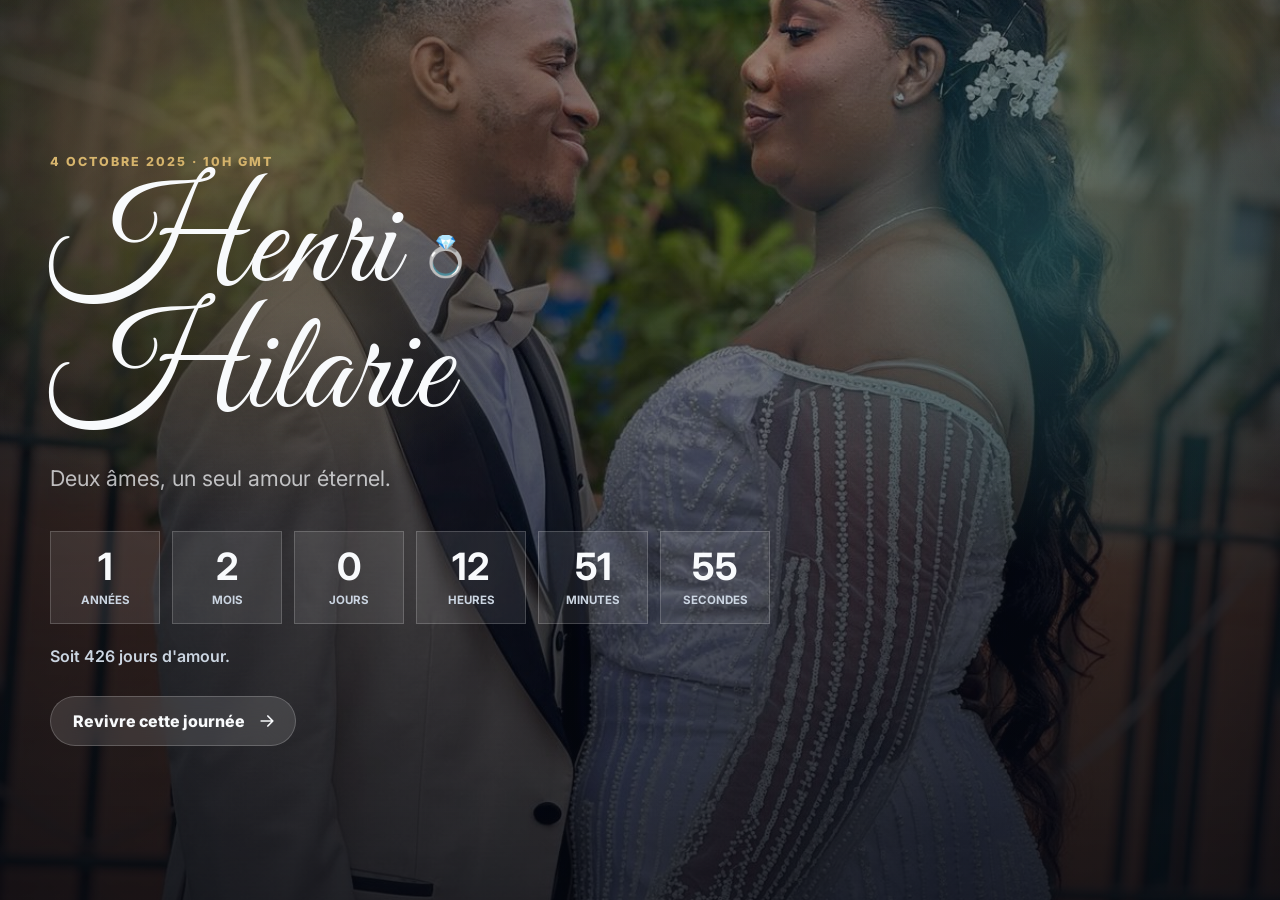
<file: index.html>
<!DOCTYPE html>
<html lang="fr">

<head>
    <meta charset="UTF-8">
    <meta name="viewport" content="width=device-width, initial-scale=1.0">
    <meta name="theme-color" content="#111827">
    <title>Mariage de Henri & Hilarie</title>
    <link rel="preconnect" href="https://fonts.googleapis.com">
    <link rel="preconnect" href="https://fonts.gstatic.com" crossorigin>
    <link
        href="https://fonts.googleapis.com/css2?family=Great+Vibes&family=Inter:wght@400;500;600;700;800&display=swap"
        rel="stylesheet">
    <link rel="stylesheet" href="style.css">
</head>

<body class="home-page">
    <div class="ambient" aria-hidden="true"></div>
    <div class="hearts-container" id="hearts-container" aria-hidden="true"></div>

    <main class="hero-shell">
        <section class="hero-copy" aria-labelledby="page-title">
            <p class="eyebrow">4 octobre 2025 · 10h GMT</p>
            <h1 id="page-title">Henri <span aria-hidden="true">💍</span> Hilarie</h1>
            <p class="quote">Deux âmes, un seul amour éternel.</p>

            <div class="timer" aria-label="Temps écoulé depuis le mariage">
                <div class="time-box">
                    <strong id="years">--</strong>
                    <span>années</span>
                </div>
                <div class="time-box">
                    <strong id="months">--</strong>
                    <span>mois</span>
                </div>
                <div class="time-box">
                    <strong id="days">--</strong>
                    <span>jours</span>
                </div>
                <div class="time-box">
                    <strong id="hours">--</strong>
                    <span>heures</span>
                </div>
                <div class="time-box">
                    <strong id="minutes">--</strong>
                    <span>minutes</span>
                </div>
                <div class="time-box">
                    <strong id="seconds">--</strong>
                    <span>secondes</span>
                </div>
            </div>

            <p class="total-days" id="totalDays">Soit ... jours d'amour.</p>

            <a class="button" href="media.html">
                <span>Revivre cette journée</span>
                <svg viewBox="0 0 24 24" aria-hidden="true">
                    <path d="M5 12h14m-6-6 6 6-6 6" />
                </svg>
            </a>
        </section>
    </main>

    <script src="script.js"></script>
</body>

</html>
</file>
<file: style.css>
:root {
    color-scheme: dark;
    --ink: #f8fafc;
    --muted: #cbd5e1;
    --soft: rgba(248, 250, 252, 0.72);
    --glass: rgba(15, 23, 42, 0.42);
    --glass-strong: rgba(15, 23, 42, 0.7);
    --line: rgba(255, 255, 255, 0.18);
    --accent: #d7b56d;
    --accent-2: #62d2c8;
    --shadow: 0 24px 80px rgba(0, 0, 0, 0.38);
}

* {
    box-sizing: border-box;
}

html {
    min-height: 100%;
    scroll-behavior: smooth;
}

body {
    min-height: 100%;
    margin: 0;
    font-family: "Inter", system-ui, -apple-system, BlinkMacSystemFont, "Segoe UI", sans-serif;
    color: var(--ink);
    background: #0b111f;
}

a {
    color: inherit;
}

svg {
    width: 1.25rem;
    height: 1.25rem;
    fill: none;
    stroke: currentColor;
    stroke-width: 2;
    stroke-linecap: round;
    stroke-linejoin: round;
}

.home-page {
    min-height: 100vh;
    overflow: hidden;
    background:
        linear-gradient(100deg, rgba(6, 10, 20, 0.78), rgba(6, 10, 20, 0.3) 54%, rgba(6, 10, 20, 0.72)),
        url("image-couverture.jpeg") center / cover no-repeat;
}

.ambient {
    position: fixed;
    inset: 0;
    pointer-events: none;
    background:
        radial-gradient(circle at 18% 18%, rgba(215, 181, 109, 0.34), transparent 28%),
        radial-gradient(circle at 82% 28%, rgba(98, 210, 200, 0.26), transparent 26%),
        linear-gradient(180deg, rgba(4, 7, 15, 0.12), rgba(4, 7, 15, 0.74));
    z-index: 0;
}

.hearts-container {
    position: fixed;
    inset: 0;
    overflow: hidden;
    pointer-events: none;
    z-index: 1;
}

.heart {
    position: absolute;
    bottom: -3rem;
    opacity: 0;
    filter: drop-shadow(0 0 18px rgba(215, 181, 109, 0.35));
    will-change: transform, opacity;
}

.hero-shell {
    position: relative;
    z-index: 2;
    display: grid;
    align-items: center;
    min-height: 100vh;
    width: min(1180px, calc(100% - 40px));
    margin: 0 auto;
    padding: 56px 0;
}

.hero-copy {
    width: min(720px, 100%);
    padding: clamp(18px, 4vw, 32px) 0;
    animation: reveal 900ms ease both;
}

.eyebrow {
    margin: 0 0 16px;
    color: var(--accent);
    font-size: 0.78rem;
    font-weight: 800;
    letter-spacing: 0.16em;
    text-transform: uppercase;
}

h1 {
    margin: 0;
    font-family: "Great Vibes", cursive;
    font-size: clamp(4.3rem, 12vw, 8.8rem);
    font-weight: 400;
    line-height: 0.9;
    text-shadow: 0 16px 48px rgba(0, 0, 0, 0.4);
}

h1 span {
    display: inline-block;
    font-family: "Inter", sans-serif;
    font-size: 0.28em;
    vertical-align: middle;
    animation: ringFloat 3.8s ease-in-out infinite;
}

.quote {
    max-width: 32rem;
    margin: 22px 0 0;
    color: var(--soft);
    font-size: clamp(1.05rem, 2vw, 1.35rem);
    line-height: 1.7;
    text-shadow: 0 12px 32px rgba(0, 0, 0, 0.62);
}

.timer {
    display: grid;
    grid-template-columns: repeat(6, minmax(72px, 1fr));
    gap: 12px;
    margin-top: 34px;
}

.time-box {
    min-height: 92px;
    padding: 16px 10px;
    border: 1px solid var(--line);
    background: rgba(255, 255, 255, 0.09);
    display: grid;
    place-items: center;
    align-content: center;
    transition: transform 220ms ease, background 220ms ease, border-color 220ms ease;
}

.time-box:hover {
    transform: translateY(-5px);
    border-color: rgba(215, 181, 109, 0.52);
    background: rgba(255, 255, 255, 0.14);
}

.time-box strong {
    font-size: clamp(1.55rem, 4vw, 2.35rem);
    line-height: 1;
}

.time-box span {
    margin-top: 8px;
    color: var(--muted);
    font-size: 0.72rem;
    font-weight: 700;
    text-transform: uppercase;
}

.total-days {
    margin: 22px 0 0;
    color: var(--muted);
    font-weight: 600;
}

.button,
.back-link,
.icon-button {
    border: 1px solid rgba(255, 255, 255, 0.2);
    background: rgba(255, 255, 255, 0.12);
    color: var(--ink);
    backdrop-filter: blur(16px);
    transition: transform 220ms ease, background 220ms ease, border-color 220ms ease;
}

.button {
    display: inline-flex;
    align-items: center;
    gap: 12px;
    margin-top: 30px;
    padding: 14px 18px 14px 22px;
    border-radius: 999px;
    text-decoration: none;
    font-weight: 800;
}

.button:hover,
.back-link:hover,
.icon-button:hover {
    transform: translateY(-2px);
    border-color: rgba(215, 181, 109, 0.7);
    background: rgba(215, 181, 109, 0.2);
}

.gallery-page {
    min-height: 100vh;
    background:
        linear-gradient(180deg, rgba(11, 17, 31, 0.72), #0b111f 420px),
        url("image-couverture.jpeg") top center / cover fixed no-repeat;
}

.gallery-header {
    position: relative;
    width: min(1180px, calc(100% - 32px));
    margin: 0 auto;
    padding: 28px 0 24px;
}

.gallery-header h1 {
    max-width: 760px;
    font-size: clamp(3.8rem, 10vw, 7rem);
}

.back-link {
    display: inline-flex;
    align-items: center;
    gap: 9px;
    margin-bottom: 56px;
    padding: 10px 14px;
    border-radius: 999px;
    text-decoration: none;
    font-weight: 800;
}

.gallery {
    width: min(1180px, calc(100% - 32px));
    margin: 0 auto;
    padding: 12px 0 64px;
    columns: 4 230px;
    column-gap: 16px;
}

.photo-card {
    display: block;
    width: 100%;
    margin: 0 0 16px;
    padding: 0;
    border: 0;
    border-radius: 8px;
    overflow: hidden;
    break-inside: avoid;
    background: var(--glass);
    box-shadow: 0 16px 48px rgba(0, 0, 0, 0.26);
    cursor: zoom-in;
    animation: photoIn 600ms ease both;
}

.photo-card img {
    display: block;
    width: 100%;
    height: auto;
    transform: scale(1.01);
    transition: transform 450ms ease, filter 450ms ease;
}

.photo-card:hover img {
    transform: scale(1.06);
    filter: saturate(1.08) contrast(1.04);
}

.lightbox {
    width: 100vw;
    max-width: none;
    height: 100vh;
    max-height: none;
    margin: 0;
    padding: 0;
    border: 0;
    background: rgba(3, 7, 18, 0.9);
    color: var(--ink);
}

.lightbox::backdrop {
    background: rgba(3, 7, 18, 0.78);
    backdrop-filter: blur(18px);
}

.lightbox[open] {
    display: grid;
    place-items: center;
    animation: fadeIn 180ms ease both;
}

.lightbox img {
    max-width: min(92vw, 1180px);
    max-height: 88vh;
    border-radius: 8px;
    box-shadow: var(--shadow);
}

.icon-button {
    position: fixed;
    display: grid;
    place-items: center;
    width: 44px;
    height: 44px;
    padding: 0;
    border-radius: 999px;
    cursor: pointer;
}

.close-btn {
    top: 22px;
    right: 22px;
}

.nav-btn {
    top: 50%;
    transform: translateY(-50%);
}

.nav-btn:hover {
    transform: translateY(calc(-50% - 2px));
}

.prev-btn {
    left: 22px;
}

.next-btn {
    right: 22px;
}

.photo-count {
    position: fixed;
    left: 50%;
    bottom: 22px;
    transform: translateX(-50%);
    margin: 0;
    padding: 8px 12px;
    border-radius: 999px;
    background: var(--glass-strong);
    color: var(--muted);
    font-size: 0.85rem;
    font-weight: 700;
}

@keyframes reveal {
    from {
        opacity: 0;
        transform: translateY(24px) scale(0.98);
    }

    to {
        opacity: 1;
        transform: translateY(0) scale(1);
    }
}

@keyframes ringFloat {
    0%,
    100% {
        transform: translateY(4px) rotate(-5deg);
    }

    50% {
        transform: translateY(-8px) rotate(8deg);
    }
}

@keyframes fadeIn {
    from {
        opacity: 0;
    }

    to {
        opacity: 1;
    }
}

@keyframes photoIn {
    from {
        opacity: 0;
        transform: translateY(18px);
    }

    to {
        opacity: 1;
        transform: translateY(0);
    }
}

@media (max-width: 820px) {
    .home-page {
        overflow: auto;
        background-position: 55% center;
    }

    .hero-shell {
        align-items: end;
        width: min(100% - 24px, 680px);
        padding: 96px 0 22px;
    }

    .hero-copy {
        padding: 0;
    }

    .timer {
        grid-template-columns: repeat(3, minmax(0, 1fr));
    }

    .gallery {
        columns: 2 160px;
        column-gap: 10px;
    }

    .photo-card {
        margin-bottom: 10px;
    }
}

@media (max-width: 520px) {
    .hero-copy {
        padding: 0;
    }

    .timer {
        gap: 8px;
    }

    .time-box {
        min-height: 78px;
        padding: 12px 6px;
    }

    .time-box span {
        font-size: 0.65rem;
    }

    .back-link {
        margin-bottom: 32px;
    }

    .nav-btn {
        width: 40px;
        height: 40px;
    }

    .prev-btn {
        left: 10px;
    }

    .next-btn {
        right: 10px;
    }
}

@media (prefers-reduced-motion: reduce) {
    *,
    *::before,
    *::after {
        animation-duration: 1ms !important;
        animation-iteration-count: 1 !important;
        scroll-behavior: auto !important;
        transition-duration: 1ms !important;
    }
}
</file>
